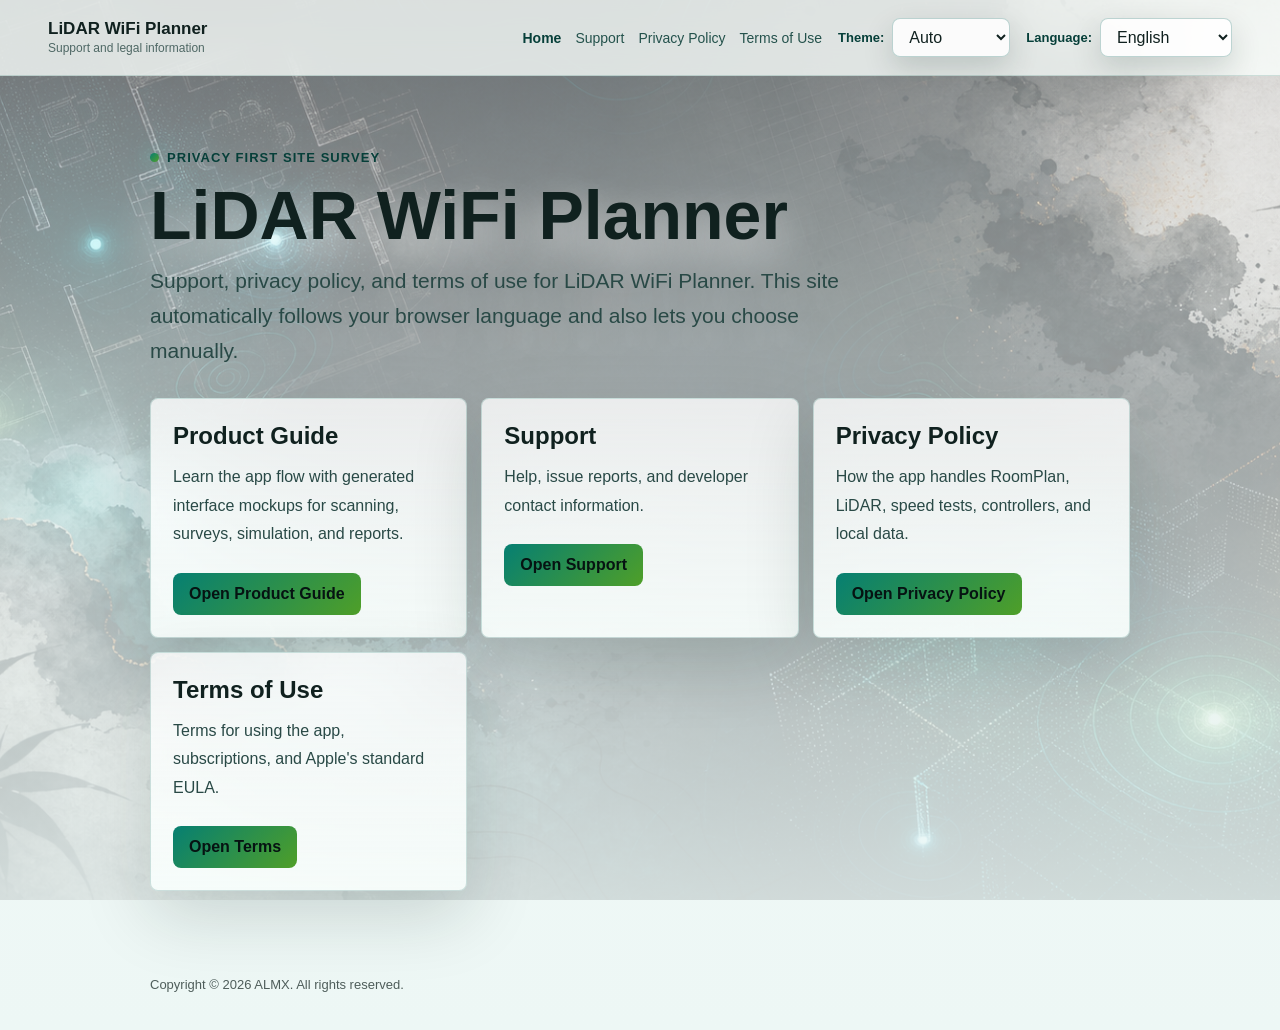
<file: index.html>
<!doctype html>
<html lang="zh-Hant">
<head>
  <meta charset="utf-8">
  <meta name="viewport" content="width=device-width, initial-scale=1">
  <meta name="color-scheme" content="dark light">
  <meta name="description" content="LiDAR WiFi Planner support, privacy policy, and terms of use.">
  <title>LiDAR WiFi Planner</title>
  <link rel="stylesheet" href="styles.css">
</head>
<body data-page="home">
  <header class="topbar" aria-label="Site header">
    <a class="brand" href="./">
      <strong>LiDAR WiFi Planner</strong>
      <span data-i18n="topline">Support and legal information</span>
    </a>
    <div class="topbar-controls">
      <nav class="navlinks" aria-label="Primary">
        <a href="./" data-nav="home" data-i18n="navHome">Home</a>
        <a href="support.html" data-nav="support" data-i18n="navSupport">Support</a>
        <a href="privacy.html" data-nav="privacy" data-i18n="navPrivacy">Privacy Policy</a>
        <a href="terms.html" data-nav="terms" data-i18n="navTerms">Terms of Use</a>
      </nav>
      <label class="theme-picker">
        <span class="theme-label" data-i18n="themeLabel">Theme:</span>
        <select id="themeSelect" aria-label="Theme">
          <option value="auto" data-i18n="themeAuto">Auto</option>
          <option value="light" data-i18n="themeLight">Light</option>
          <option value="dark" data-i18n="themeDark">Dark</option>
        </select>
      </label>
      <label class="language-picker">
        <span class="language-label">Language:</span>
        <select id="languageSelect" aria-label="Language">
          <option value="zh-Hant">繁體中文</option>
          <option value="en">English</option>
          <option value="ja">日本語</option>
          <option value="ko">한국어</option>
          <option value="zh-Hans">简体中文</option>
        </select>
      </label>
    </div>
  </header>

  <main>
    <div class="hero">
      <div class="eyebrow" data-i18n="eyebrow">Privacy first site survey</div>
      <h1 data-i18n="title">LiDAR WiFi Planner</h1>
      <p class="summary" data-i18n="summary">Support, privacy policy, and terms of use for LiDAR WiFi Planner.</p>
    </div>

    <div id="content"></div>
  </main>

  <footer class="footer">
    <span data-i18n="footer">Copyright © 2026 ALMX. All rights reserved.</span>
  </footer>

  <script src="site.js"></script>
</body>
</html>
</file>
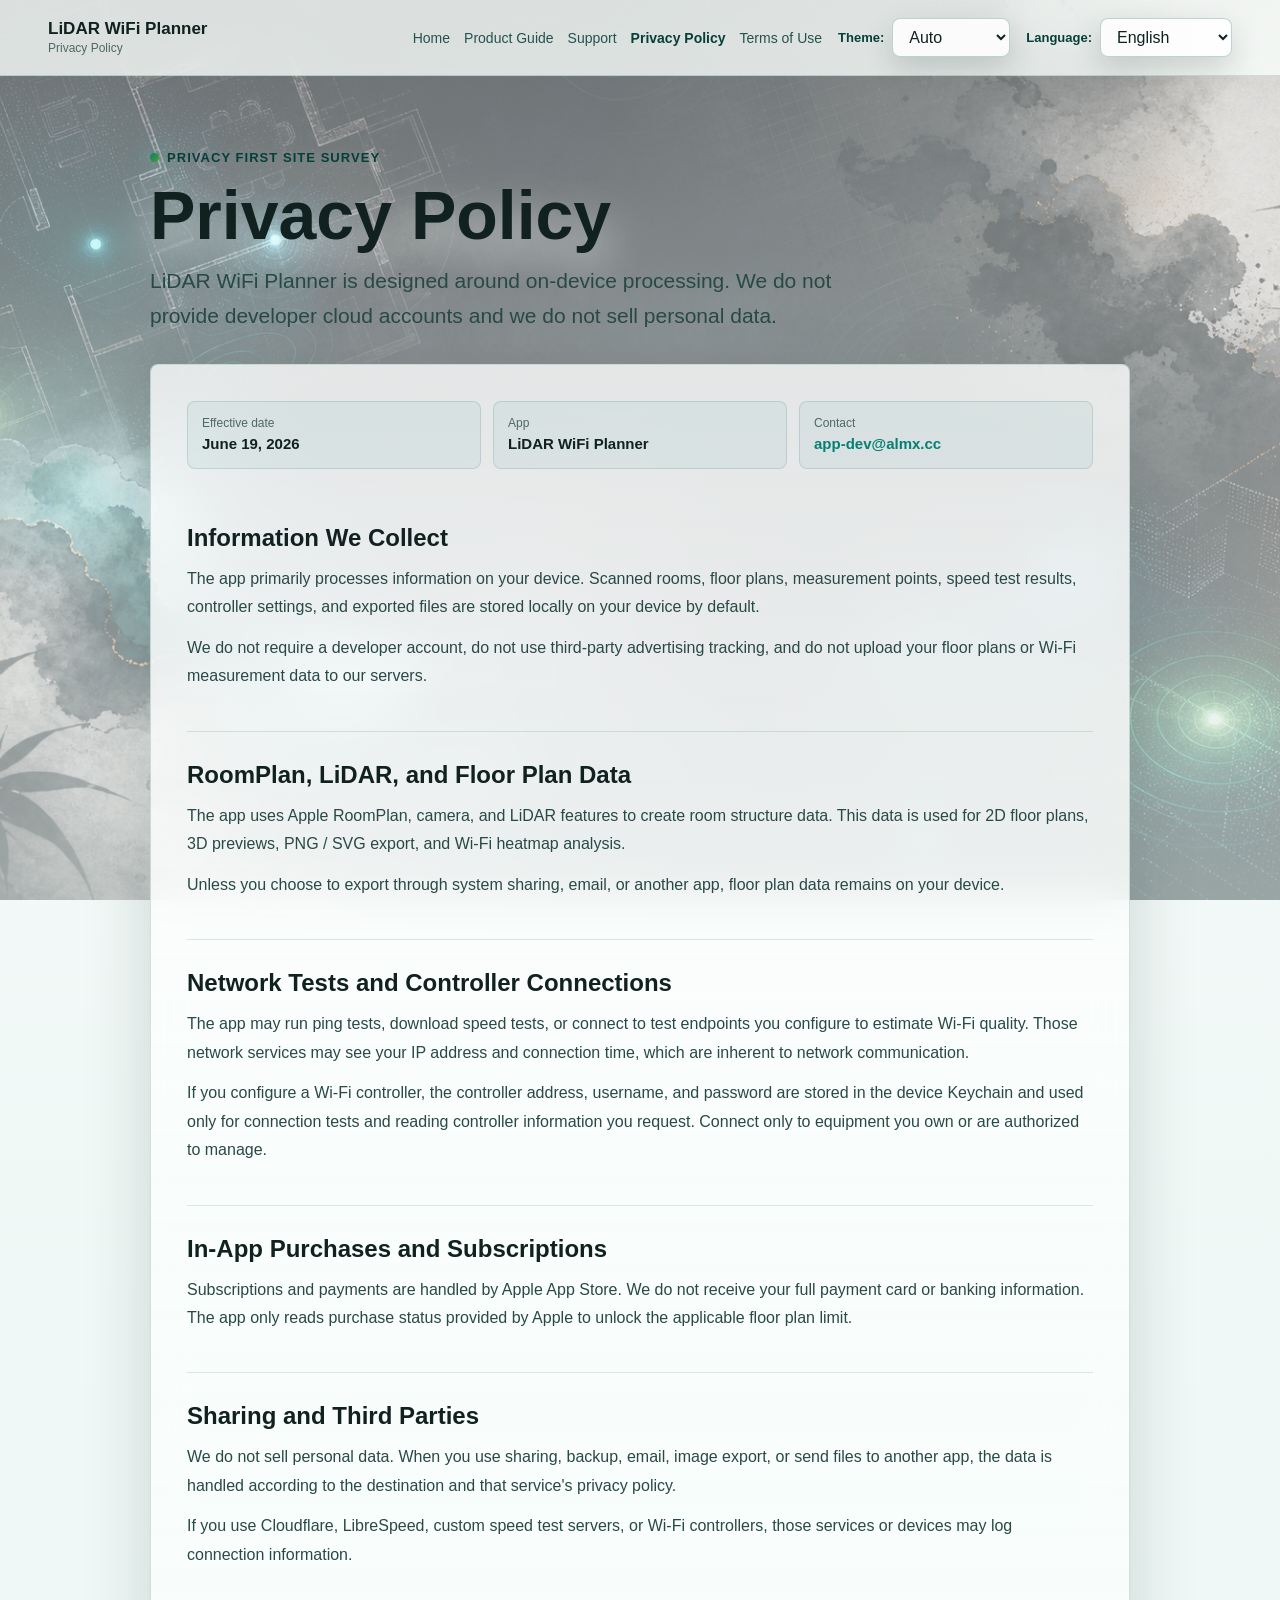
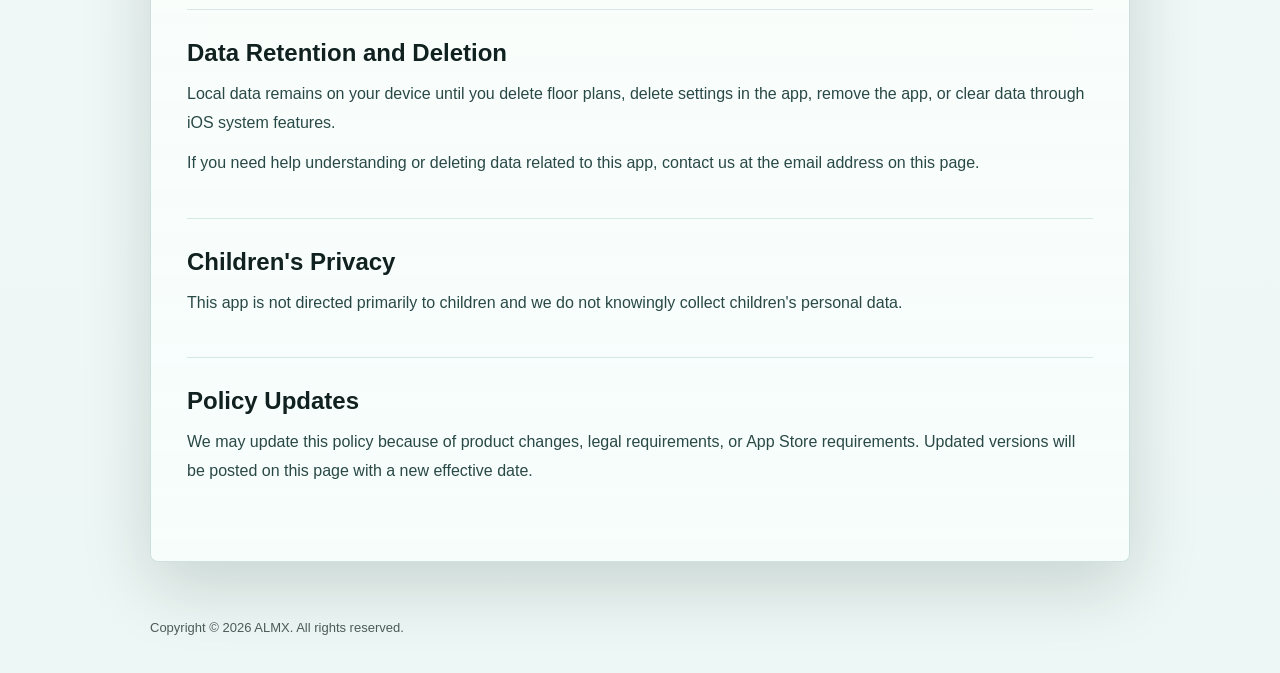
<file: privacy.html>
<!doctype html>
<html lang="zh-Hant">
<head>
  <meta charset="utf-8">
  <meta name="viewport" content="width=device-width, initial-scale=1">
  <meta name="color-scheme" content="dark light">
  <meta name="description" content="Privacy Policy for LiDAR WiFi Planner.">
  <title>LiDAR WiFi Planner Privacy Policy</title>
  <link rel="stylesheet" href="styles.css">
</head>
<body data-page="privacy">
  <header class="topbar" aria-label="Site header">
    <a class="brand" href="./">
      <strong>LiDAR WiFi Planner</strong>
      <span data-i18n="topline">Privacy Policy</span>
    </a>
    <div class="topbar-controls">
      <nav class="navlinks" aria-label="Primary">
        <a href="./" data-nav="home" data-i18n="navHome">Home</a>
        <a href="product.html" data-nav="product" data-i18n="navProduct">Product Guide</a>
        <a href="support.html" data-nav="support" data-i18n="navSupport">Support</a>
        <a href="privacy.html" data-nav="privacy" data-i18n="navPrivacy">Privacy Policy</a>
        <a href="terms.html" data-nav="terms" data-i18n="navTerms">Terms of Use</a>
      </nav>
      <label class="theme-picker">
        <span class="theme-label" data-i18n="themeLabel">Theme:</span>
        <select id="themeSelect" aria-label="Theme">
          <option value="auto" data-i18n="themeAuto">Auto</option>
          <option value="light" data-i18n="themeLight">Light</option>
          <option value="dark" data-i18n="themeDark">Dark</option>
        </select>
      </label>
      <label class="language-picker">
        <span class="language-label">Language:</span>
        <select id="languageSelect" aria-label="Language">
          <option value="zh-Hant">繁體中文</option>
          <option value="en">English</option>
          <option value="ja">日本語</option>
          <option value="ko">한국어</option>
          <option value="zh-Hans">简体中文</option>
        </select>
      </label>
    </div>
  </header>

  <main>
    <div class="hero">
      <div class="eyebrow" data-i18n="eyebrow">Privacy first site survey</div>
      <h1 data-i18n="title">Privacy Policy</h1>
      <p class="summary" data-i18n="summary">LiDAR WiFi Planner is designed around on-device processing.</p>
    </div>

    <article class="card" id="content">
      <div class="meta"><div><span>Effective date</span><strong>June 19, 2026</strong></div><div><span>App</span><strong>LiDAR WiFi Planner</strong></div><div><span>Contact</span><strong><a href="mailto:app-dev@almx.cc">app-dev@almx.cc</a></strong></div></div><section><h2>Information We Collect</h2><p>The app primarily processes information on your device. Scanned rooms, floor plans, measurement points, speed test results, controller settings, and exported files are stored locally on your device by default.</p><p>We do not require a developer account, do not use third-party advertising tracking, and do not upload your floor plans or Wi-Fi measurement data to our servers.</p></section><section><h2>RoomPlan, LiDAR, and Floor Plan Data</h2><p>The app uses Apple RoomPlan, camera, and LiDAR features to create room structure data. This data is used for 2D floor plans, 3D previews, PNG / SVG export, and Wi-Fi heatmap analysis.</p><p>Unless you choose to export through system sharing, email, or another app, floor plan data remains on your device.</p></section><section><h2>Network Tests and Controller Connections</h2><p>The app may run ping tests, download speed tests, or connect to test endpoints you configure to estimate Wi-Fi quality. Those network services may see your IP address and connection time, which are inherent to network communication.</p><p>If you configure a Wi-Fi controller, the controller address, username, and password are stored in the device Keychain and used only for connection tests and reading controller information you request. Connect only to equipment you own or are authorized to manage.</p></section><section><h2>In-App Purchases and Subscriptions</h2><p>Subscriptions and payments are handled by Apple App Store. We do not receive your full payment card or banking information. The app only reads purchase status provided by Apple to unlock the applicable floor plan limit.</p></section><section><h2>Sharing and Third Parties</h2><p>We do not sell personal data. When you use sharing, backup, email, image export, or send files to another app, the data is handled according to the destination and that service's privacy policy.</p><p>If you use Cloudflare, LibreSpeed, custom speed test servers, or Wi-Fi controllers, those services or devices may log connection information.</p></section><section><h2>Data Retention and Deletion</h2><p>Local data remains on your device until you delete floor plans, delete settings in the app, remove the app, or clear data through iOS system features.</p><p>If you need help understanding or deleting data related to this app, contact us at the email address on this page.</p></section><section><h2>Children's Privacy</h2><p>This app is not directed primarily to children and we do not knowingly collect children's personal data.</p></section><section><h2>Policy Updates</h2><p>We may update this policy because of product changes, legal requirements, or App Store requirements. Updated versions will be posted on this page with a new effective date.</p></section>
    </article>
  </main>

  <footer class="footer">
    <span data-i18n="footer">Copyright © 2026 ALMX. All rights reserved.</span>
  </footer>

  <script src="site.js"></script>
</body>
</html>
</file>
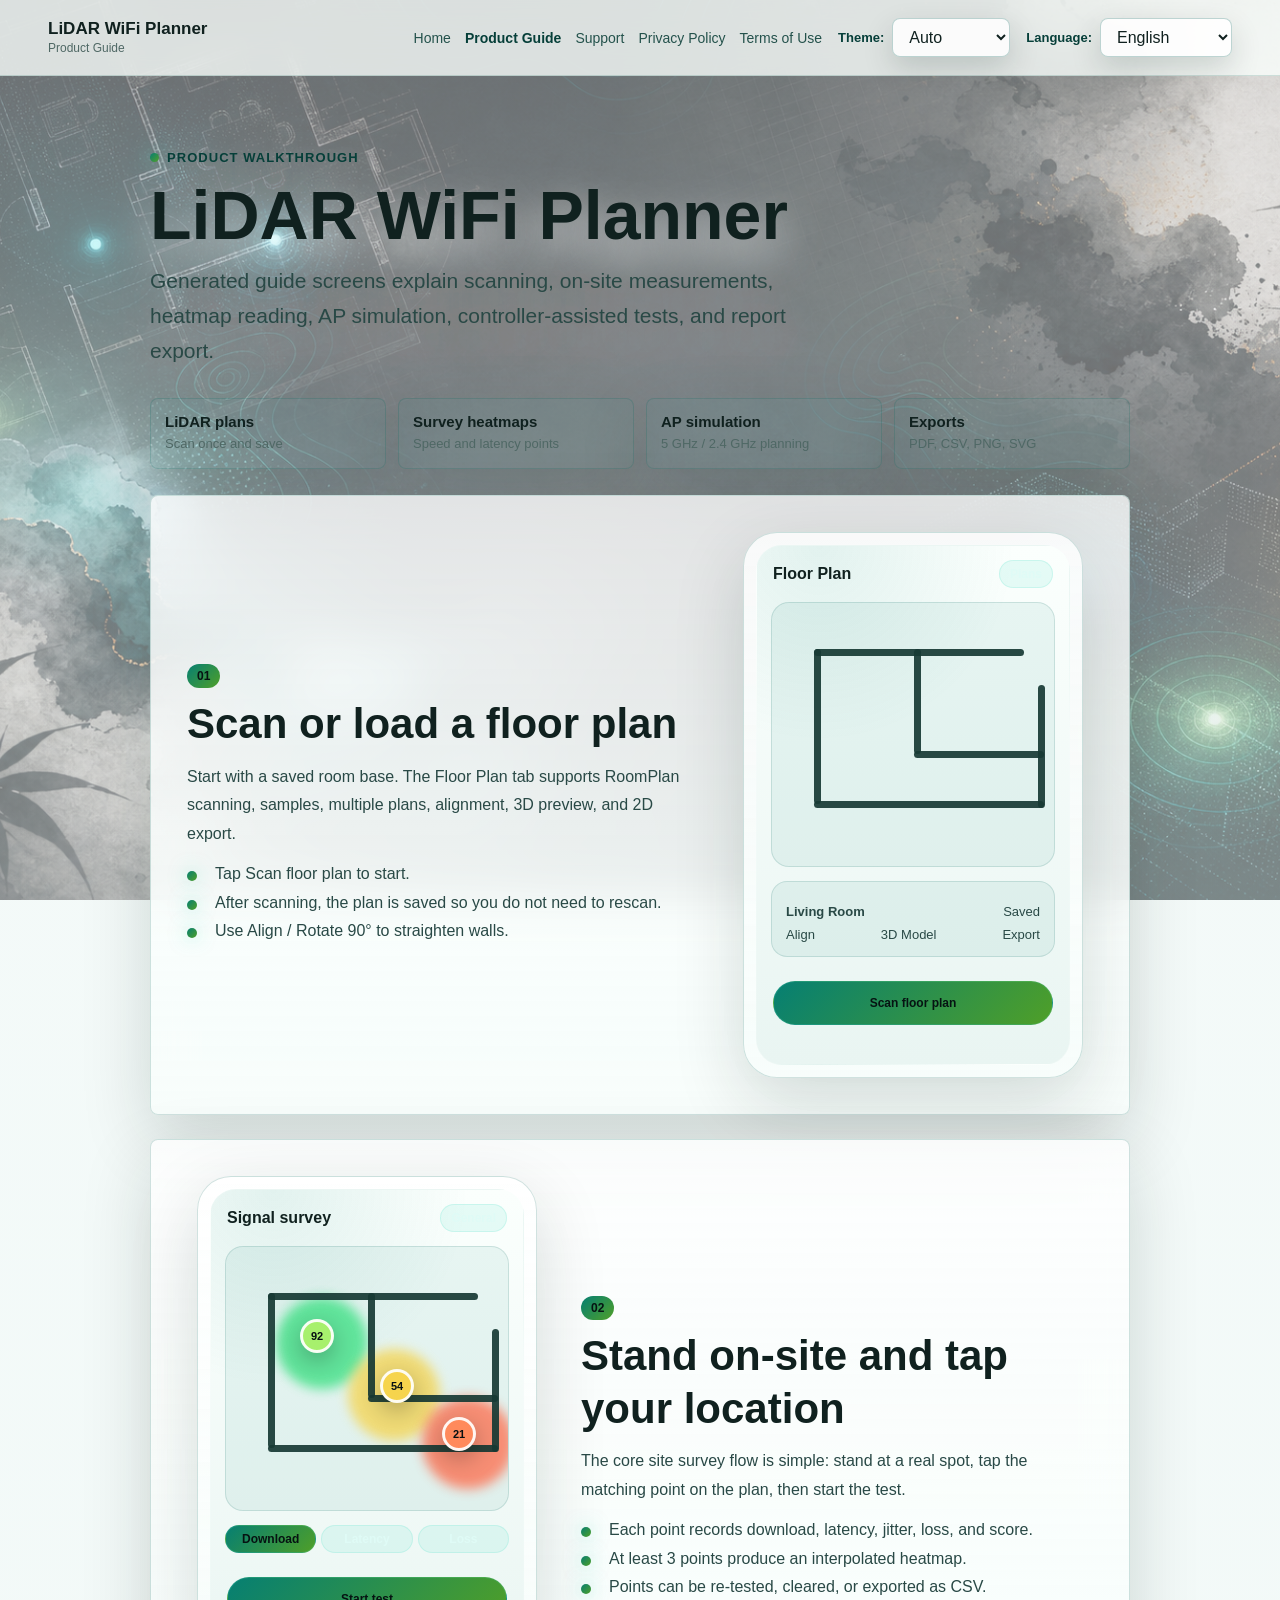
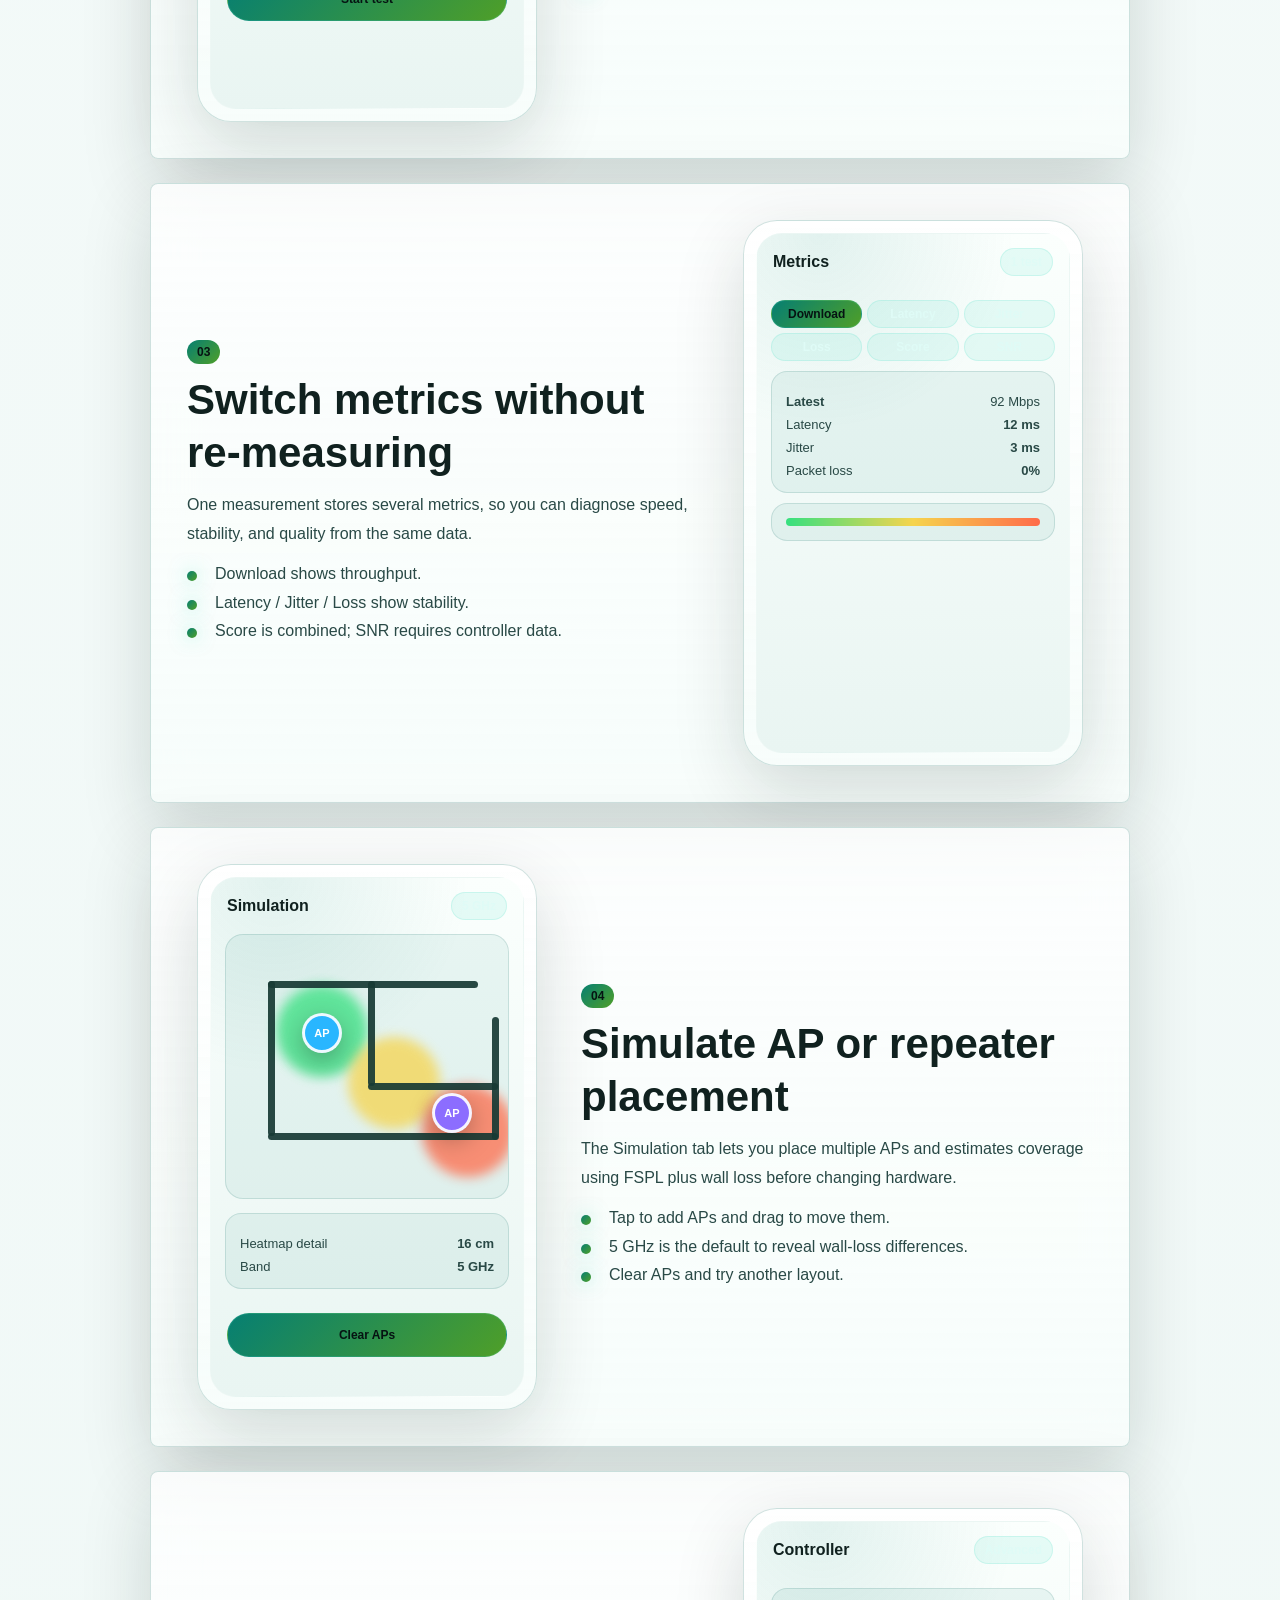
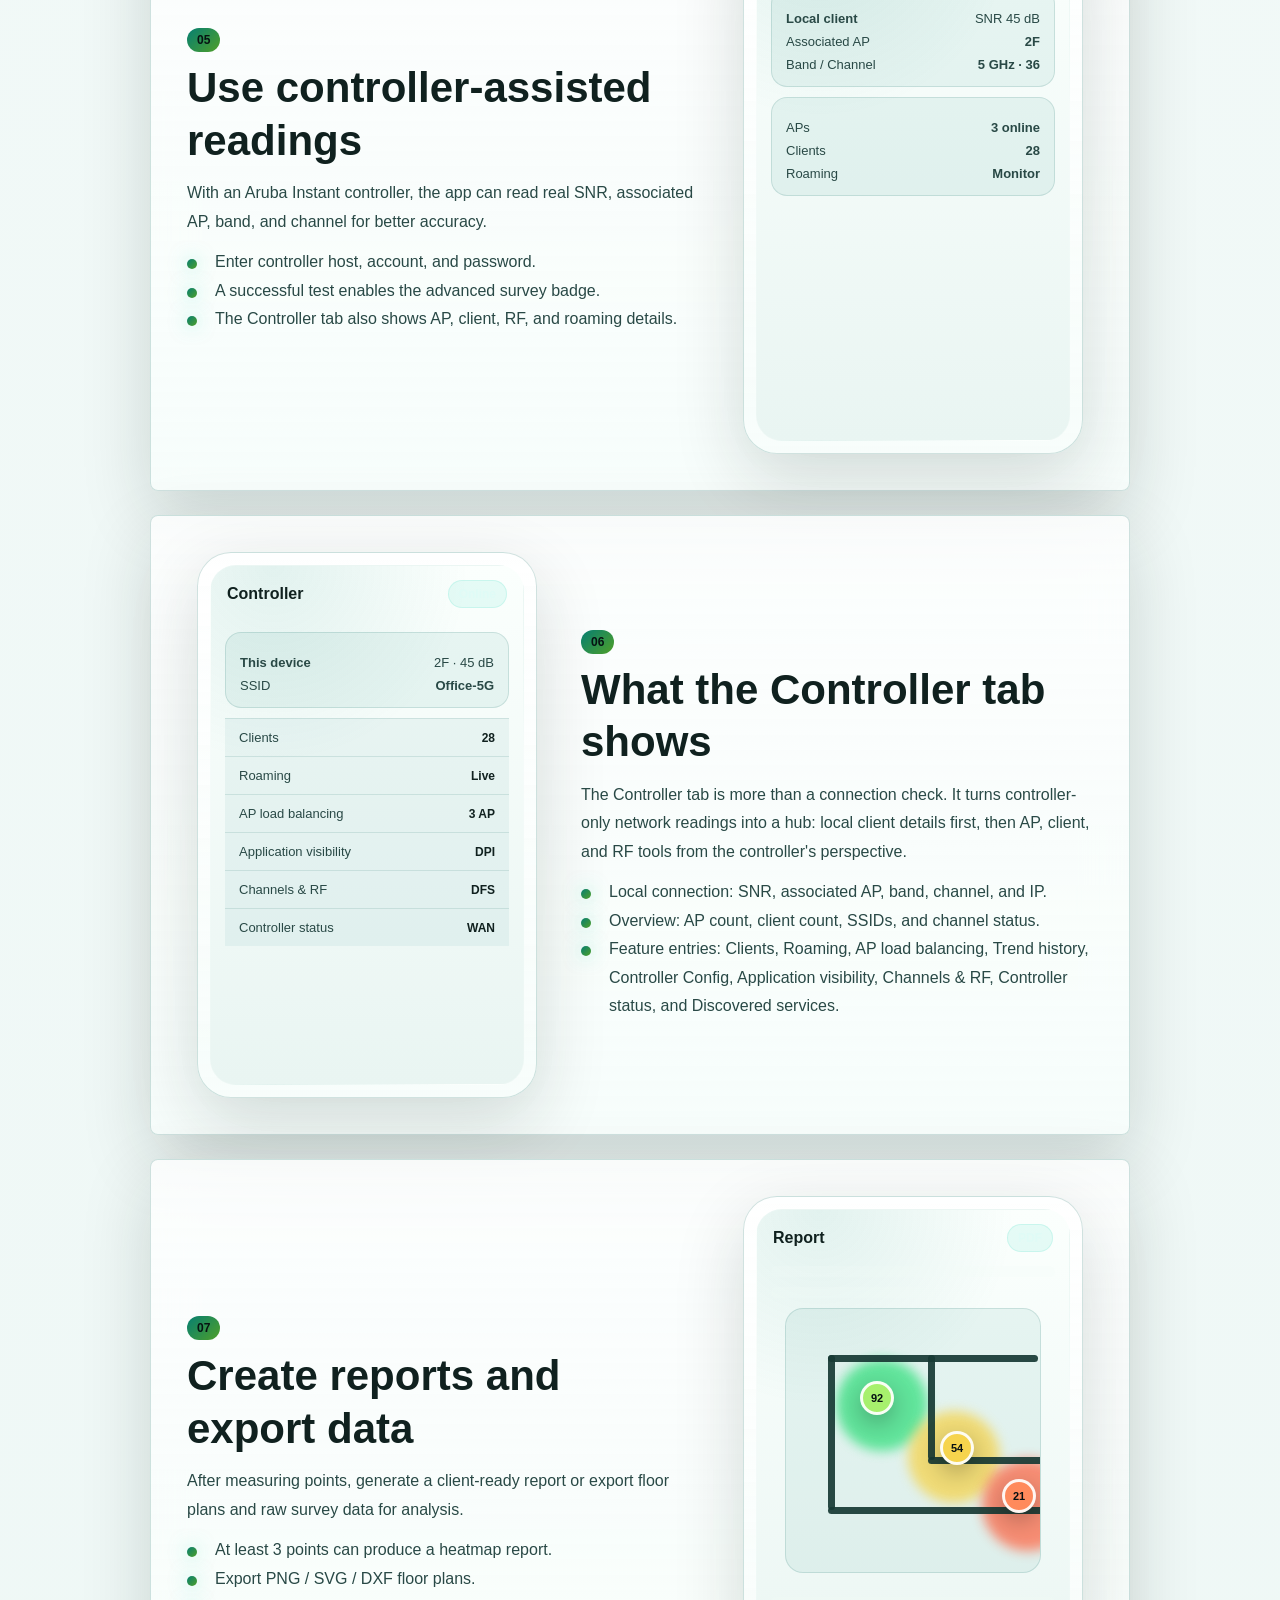
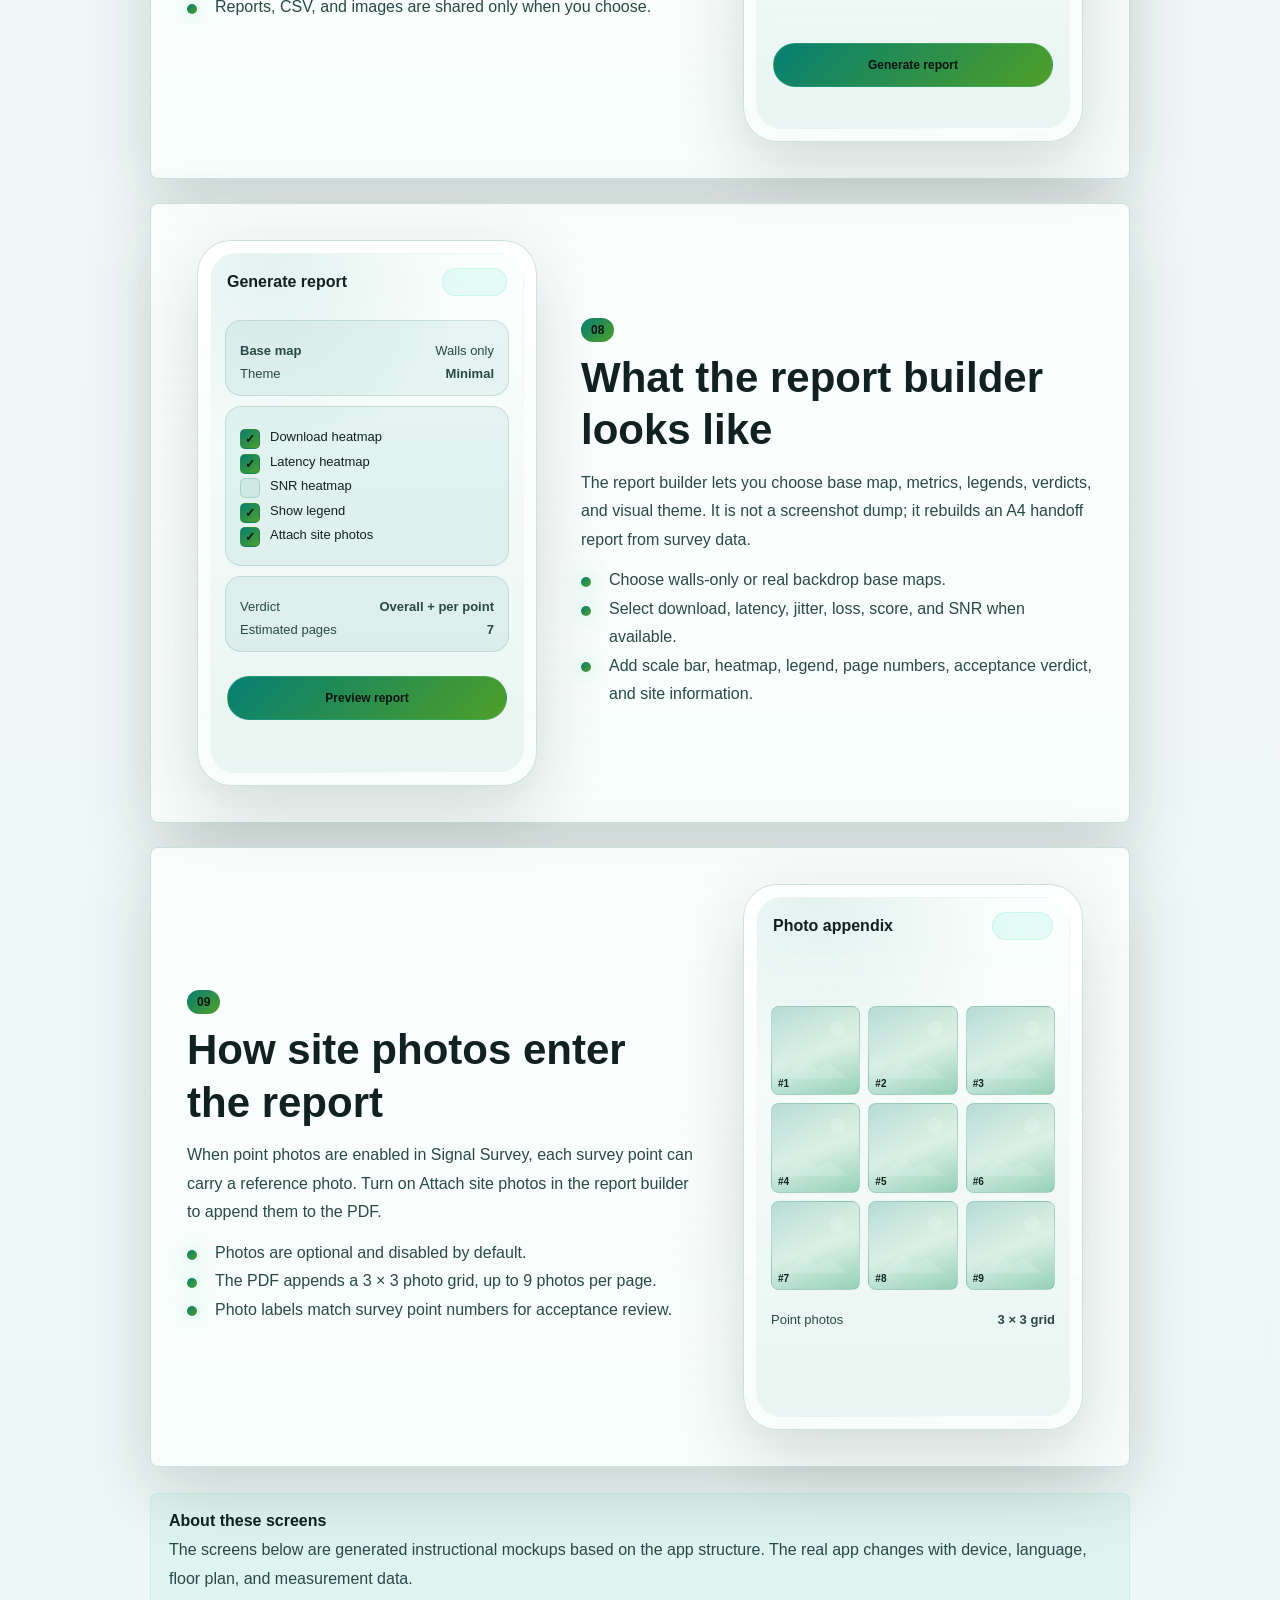
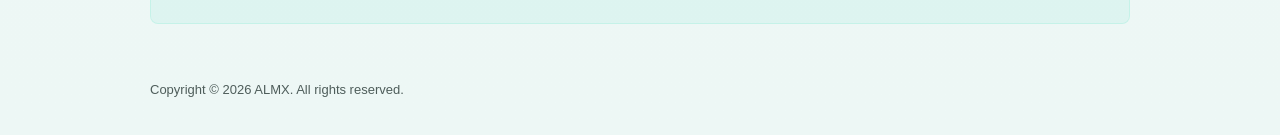
<file: product.html>
<!doctype html>
<html lang="zh-Hant">
<head>
  <meta charset="utf-8">
  <meta name="viewport" content="width=device-width, initial-scale=1">
  <meta name="color-scheme" content="dark light">
  <meta name="description" content="LiDAR WiFi Planner product guide and generated walkthrough screens.">
  <title>LiDAR WiFi Planner Product Guide</title>
  <link rel="stylesheet" href="styles.css">
</head>
<body data-page="product">
  <header class="topbar" aria-label="Site header">
    <a class="brand" href="./">
      <strong>LiDAR WiFi Planner</strong>
      <span data-i18n="topline">Product Guide</span>
    </a>
    <div class="topbar-controls">
      <nav class="navlinks" aria-label="Primary">
        <a href="./" data-nav="home" data-i18n="navHome">Home</a>
        <a href="product.html" data-nav="product" data-i18n="navProduct">Product Guide</a>
        <a href="support.html" data-nav="support" data-i18n="navSupport">Support</a>
        <a href="privacy.html" data-nav="privacy" data-i18n="navPrivacy">Privacy Policy</a>
        <a href="terms.html" data-nav="terms" data-i18n="navTerms">Terms of Use</a>
      </nav>
      <label class="theme-picker">
        <span class="theme-label" data-i18n="themeLabel">Theme:</span>
        <select id="themeSelect" aria-label="Theme">
          <option value="auto" data-i18n="themeAuto">Auto</option>
          <option value="light" data-i18n="themeLight">Light</option>
          <option value="dark" data-i18n="themeDark">Dark</option>
        </select>
      </label>
      <label class="language-picker">
        <span class="language-label">Language:</span>
        <select id="languageSelect" aria-label="Language">
          <option value="zh-Hant">繁體中文</option>
          <option value="en">English</option>
          <option value="ja">日本語</option>
          <option value="ko">한국어</option>
          <option value="zh-Hans">简体中文</option>
        </select>
      </label>
    </div>
  </header>

  <main>
    <div class="hero product-hero">
      <div class="eyebrow" data-i18n="eyebrow">Product walkthrough</div>
      <h1 data-i18n="title">LiDAR WiFi Planner</h1>
      <p class="summary" data-i18n="summary">Generated guide screens show how to scan, measure, simulate, and report Wi-Fi coverage.</p>
    </div>

    <div id="content"></div>
  </main>

  <footer class="footer">
    <span data-i18n="footer">Copyright © 2026 ALMX. All rights reserved.</span>
  </footer>

  <script src="product.js"></script>
</body>
</html>
</file>
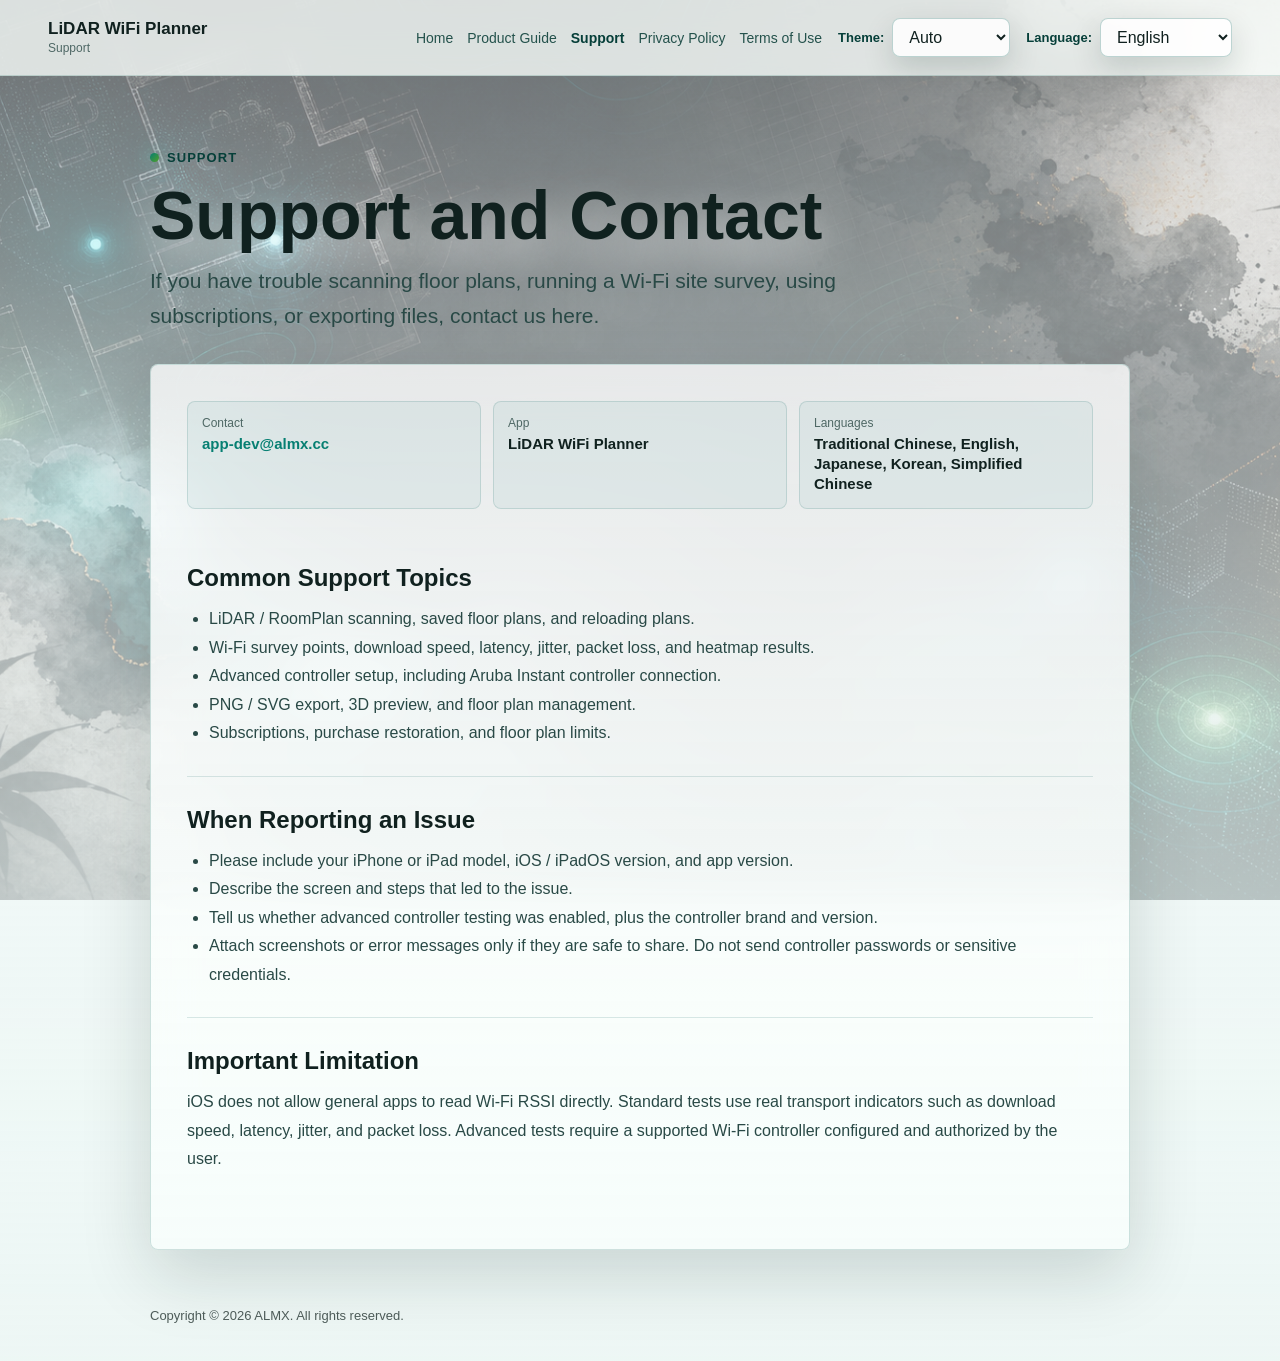
<file: support.html>
<!doctype html>
<html lang="zh-Hant">
<head>
  <meta charset="utf-8">
  <meta name="viewport" content="width=device-width, initial-scale=1">
  <meta name="color-scheme" content="dark light">
  <meta name="description" content="Support for LiDAR WiFi Planner.">
  <title>LiDAR WiFi Planner Support</title>
  <link rel="stylesheet" href="styles.css">
</head>
<body data-page="support">
  <header class="topbar" aria-label="Site header">
    <a class="brand" href="./">
      <strong>LiDAR WiFi Planner</strong>
      <span data-i18n="topline">Support</span>
    </a>
    <div class="topbar-controls">
      <nav class="navlinks" aria-label="Primary">
        <a href="./" data-nav="home" data-i18n="navHome">Home</a>
        <a href="product.html" data-nav="product" data-i18n="navProduct">Product Guide</a>
        <a href="support.html" data-nav="support" data-i18n="navSupport">Support</a>
        <a href="privacy.html" data-nav="privacy" data-i18n="navPrivacy">Privacy Policy</a>
        <a href="terms.html" data-nav="terms" data-i18n="navTerms">Terms of Use</a>
      </nav>
      <label class="theme-picker">
        <span class="theme-label" data-i18n="themeLabel">Theme:</span>
        <select id="themeSelect" aria-label="Theme">
          <option value="auto" data-i18n="themeAuto">Auto</option>
          <option value="light" data-i18n="themeLight">Light</option>
          <option value="dark" data-i18n="themeDark">Dark</option>
        </select>
      </label>
      <label class="language-picker">
        <span class="language-label">Language:</span>
        <select id="languageSelect" aria-label="Language">
          <option value="zh-Hant">繁體中文</option>
          <option value="en">English</option>
          <option value="ja">日本語</option>
          <option value="ko">한국어</option>
          <option value="zh-Hans">简体中文</option>
        </select>
      </label>
    </div>
  </header>

  <main>
    <div class="hero">
      <div class="eyebrow" data-i18n="eyebrow">Support</div>
      <h1 data-i18n="title">Support</h1>
      <p class="summary" data-i18n="summary">Contact and troubleshooting information for LiDAR WiFi Planner.</p>
    </div>

    <article class="card" id="content">
      <div class="meta"><div><span>Contact</span><strong><a href="mailto:app-dev@almx.cc">app-dev@almx.cc</a></strong></div><div><span>App</span><strong>LiDAR WiFi Planner</strong></div><div><span>Languages</span><strong>Traditional Chinese, English, Japanese, Korean, Simplified Chinese</strong></div></div><section><h2>Common Support Topics</h2><ul><li>LiDAR / RoomPlan scanning, saved floor plans, and reloading plans.</li><li>Wi-Fi survey points, download speed, latency, jitter, packet loss, and heatmap results.</li><li>Advanced controller setup, including Aruba Instant controller connection.</li><li>PNG / SVG export, 3D preview, and floor plan management.</li><li>Subscriptions, purchase restoration, and floor plan limits.</li></ul></section><section><h2>When Reporting an Issue</h2><ul><li>Please include your iPhone or iPad model, iOS / iPadOS version, and app version.</li><li>Describe the screen and steps that led to the issue.</li><li>Tell us whether advanced controller testing was enabled, plus the controller brand and version.</li><li>Attach screenshots or error messages only if they are safe to share. Do not send controller passwords or sensitive credentials.</li></ul></section><section><h2>Important Limitation</h2><p>iOS does not allow general apps to read Wi-Fi RSSI directly. Standard tests use real transport indicators such as download speed, latency, jitter, and packet loss. Advanced tests require a supported Wi-Fi controller configured and authorized by the user.</p></section>
    </article>
  </main>

  <footer class="footer">
    <span data-i18n="footer">Copyright © 2026 ALMX. All rights reserved.</span>
  </footer>

  <script src="site.js"></script>
</body>
</html>
</file>
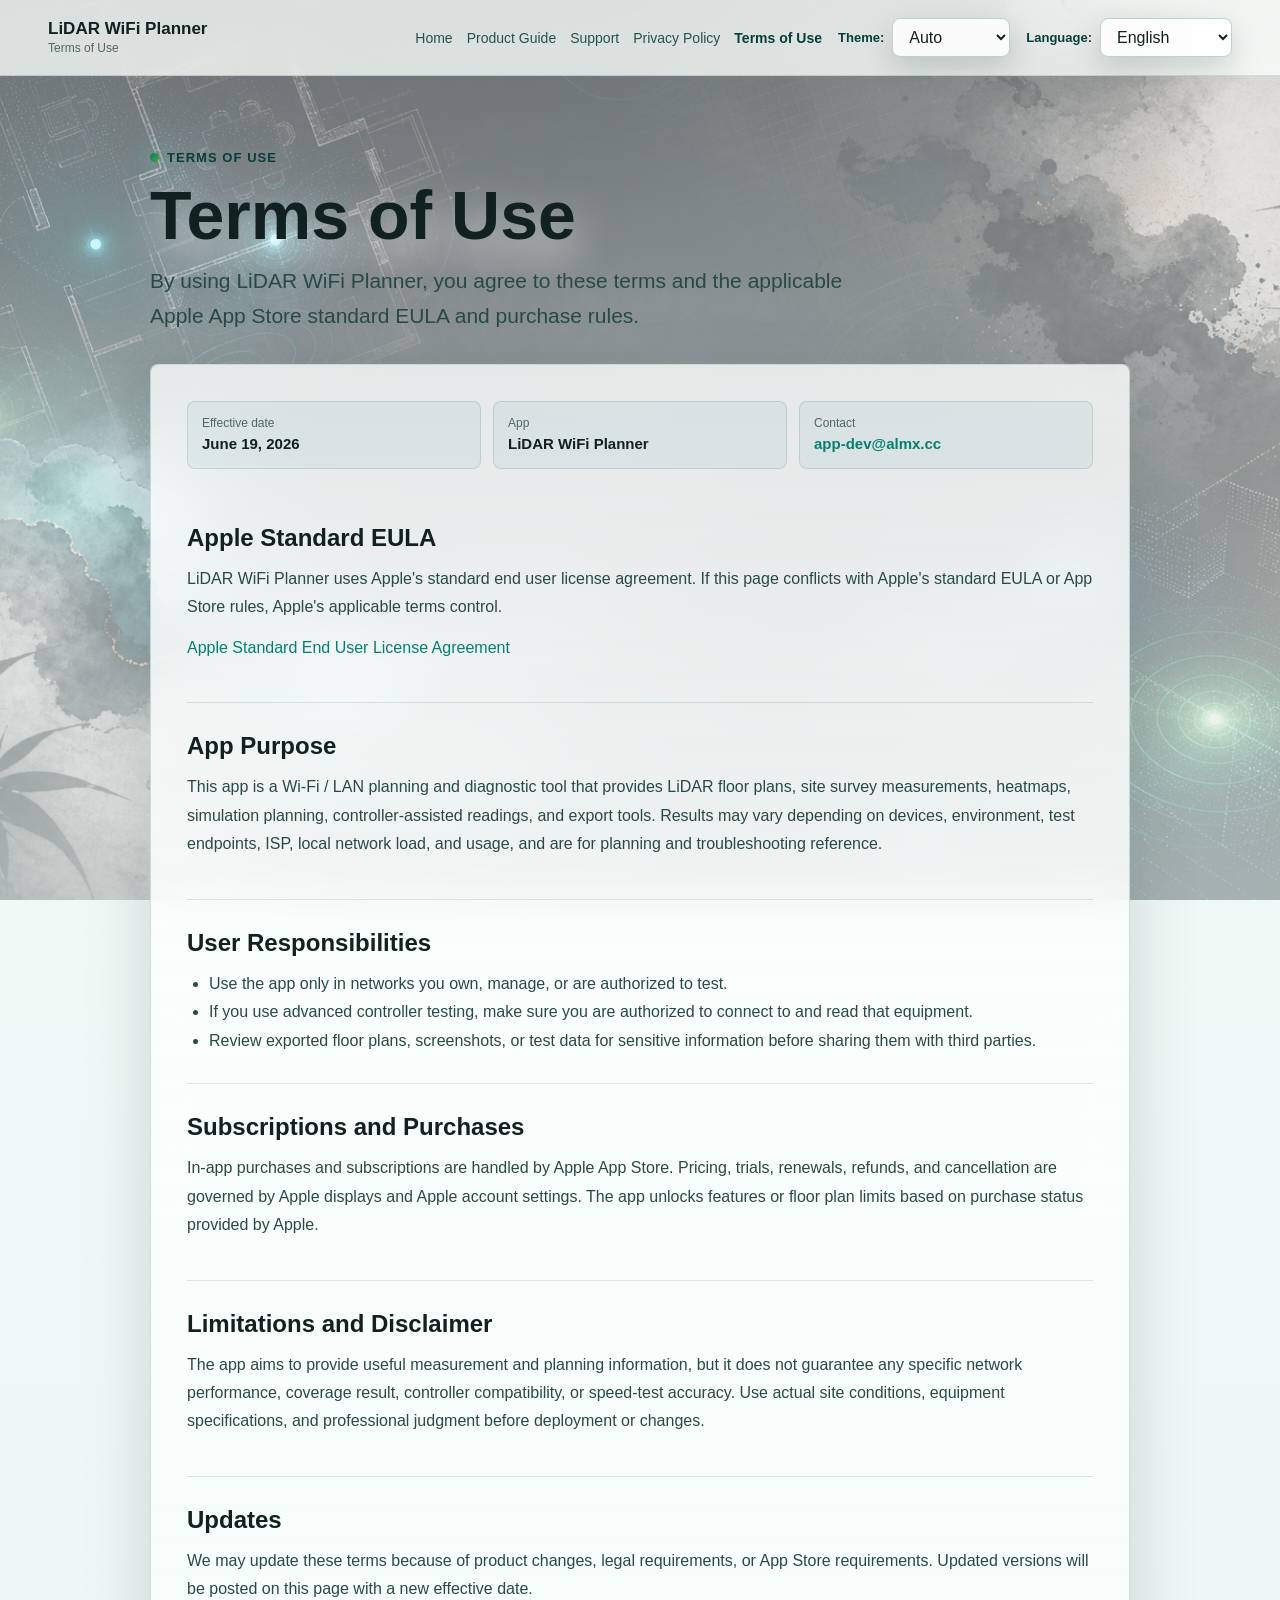
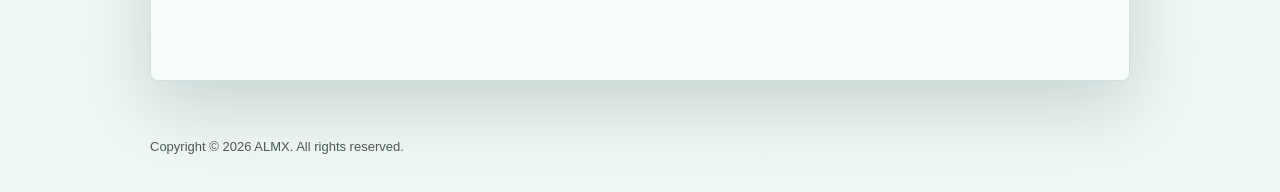
<file: terms.html>
<!doctype html>
<html lang="zh-Hant">
<head>
  <meta charset="utf-8">
  <meta name="viewport" content="width=device-width, initial-scale=1">
  <meta name="color-scheme" content="dark light">
  <meta name="description" content="Terms of Use for LiDAR WiFi Planner.">
  <title>LiDAR WiFi Planner Terms of Use</title>
  <link rel="stylesheet" href="styles.css">
</head>
<body data-page="terms">
  <header class="topbar" aria-label="Site header">
    <a class="brand" href="./">
      <strong>LiDAR WiFi Planner</strong>
      <span data-i18n="topline">Terms of Use</span>
    </a>
    <div class="topbar-controls">
      <nav class="navlinks" aria-label="Primary">
        <a href="./" data-nav="home" data-i18n="navHome">Home</a>
        <a href="product.html" data-nav="product" data-i18n="navProduct">Product Guide</a>
        <a href="support.html" data-nav="support" data-i18n="navSupport">Support</a>
        <a href="privacy.html" data-nav="privacy" data-i18n="navPrivacy">Privacy Policy</a>
        <a href="terms.html" data-nav="terms" data-i18n="navTerms">Terms of Use</a>
      </nav>
      <label class="theme-picker">
        <span class="theme-label" data-i18n="themeLabel">Theme:</span>
        <select id="themeSelect" aria-label="Theme">
          <option value="auto" data-i18n="themeAuto">Auto</option>
          <option value="light" data-i18n="themeLight">Light</option>
          <option value="dark" data-i18n="themeDark">Dark</option>
        </select>
      </label>
      <label class="language-picker">
        <span class="language-label">Language:</span>
        <select id="languageSelect" aria-label="Language">
          <option value="zh-Hant">繁體中文</option>
          <option value="en">English</option>
          <option value="ja">日本語</option>
          <option value="ko">한국어</option>
          <option value="zh-Hans">简体中文</option>
        </select>
      </label>
    </div>
  </header>

  <main>
    <div class="hero">
      <div class="eyebrow" data-i18n="eyebrow">Terms of Use</div>
      <h1 data-i18n="title">Terms of Use</h1>
      <p class="summary" data-i18n="summary">Terms for using LiDAR WiFi Planner.</p>
    </div>

    <article class="card" id="content">
      <div class="meta"><div><span>Effective date</span><strong>June 19, 2026</strong></div><div><span>App</span><strong>LiDAR WiFi Planner</strong></div><div><span>Contact</span><strong><a href="mailto:app-dev@almx.cc">app-dev@almx.cc</a></strong></div></div><section><h2>Apple Standard EULA</h2><p>LiDAR WiFi Planner uses Apple's standard end user license agreement. If this page conflicts with Apple's standard EULA or App Store rules, Apple's applicable terms control.</p><p><a href="https://www.apple.com/legal/internet-services/itunes/dev/stdeula/">Apple Standard End User License Agreement</a></p></section><section><h2>App Purpose</h2><p>This app is a Wi-Fi / LAN planning and diagnostic tool that provides LiDAR floor plans, site survey measurements, heatmaps, simulation planning, controller-assisted readings, and export tools. Results may vary depending on devices, environment, test endpoints, ISP, local network load, and usage, and are for planning and troubleshooting reference.</p></section><section><h2>User Responsibilities</h2><ul><li>Use the app only in networks you own, manage, or are authorized to test.</li><li>If you use advanced controller testing, make sure you are authorized to connect to and read that equipment.</li><li>Review exported floor plans, screenshots, or test data for sensitive information before sharing them with third parties.</li></ul></section><section><h2>Subscriptions and Purchases</h2><p>In-app purchases and subscriptions are handled by Apple App Store. Pricing, trials, renewals, refunds, and cancellation are governed by Apple displays and Apple account settings. The app unlocks features or floor plan limits based on purchase status provided by Apple.</p></section><section><h2>Limitations and Disclaimer</h2><p>The app aims to provide useful measurement and planning information, but it does not guarantee any specific network performance, coverage result, controller compatibility, or speed-test accuracy. Use actual site conditions, equipment specifications, and professional judgment before deployment or changes.</p></section><section><h2>Updates</h2><p>We may update these terms because of product changes, legal requirements, or App Store requirements. Updated versions will be posted on this page with a new effective date.</p></section>
    </article>
  </main>

  <footer class="footer">
    <span data-i18n="footer">Copyright © 2026 ALMX. All rights reserved.</span>
  </footer>

  <script src="site.js"></script>
</body>
</html>
</file>
<file: styles.css>
:root {
  --bg: #071012;
  --panel: rgba(9, 20, 24, 0.78);
  --panel-strong: rgba(9, 20, 24, 0.92);
  --border: rgba(181, 232, 224, 0.18);
  --text: #eef8f6;
  --muted: #a8bfbc;
  --accent: #58e0c5;
  --accent-2: #a7f06d;
  --shadow: rgba(0, 0, 0, 0.35);
  --max: 980px;
  color-scheme: dark light;
  font-family: -apple-system, BlinkMacSystemFont, "SF Pro Text", "Segoe UI", sans-serif;
}

* {
  box-sizing: border-box;
}

html {
  min-height: 100%;
  background: var(--bg);
}

body {
  min-height: 100%;
  margin: 0;
  color: var(--text);
  background:
    linear-gradient(180deg, rgba(4, 10, 12, 0.2), rgba(4, 10, 12, 0.88)),
    url("assets/privacy-bg-ink-wifi.png") center top / cover no-repeat fixed,
    var(--bg);
  letter-spacing: 0;
}

body::before {
  position: fixed;
  inset: 0;
  z-index: -1;
  content: "";
  background:
    radial-gradient(circle at 16% 10%, rgba(88, 224, 197, 0.2), transparent 34%),
    radial-gradient(circle at 86% 8%, rgba(167, 240, 109, 0.13), transparent 30%),
    linear-gradient(90deg, rgba(3, 9, 12, 0.9), rgba(3, 9, 12, 0.42) 42%, rgba(3, 9, 12, 0.86));
  pointer-events: none;
}

a {
  color: var(--accent);
  text-decoration: none;
}

a:hover {
  text-decoration: underline;
}

.sr-only {
  position: absolute;
  width: 1px;
  height: 1px;
  padding: 0;
  margin: -1px;
  overflow: hidden;
  clip: rect(0, 0, 0, 0);
  white-space: nowrap;
  border: 0;
}

.topbar {
  position: sticky;
  top: 0;
  z-index: 2;
  display: flex;
  align-items: center;
  justify-content: space-between;
  gap: 18px;
  padding: 18px clamp(18px, 4vw, 48px);
  background: rgba(4, 10, 12, 0.62);
  border-bottom: 1px solid rgba(181, 232, 224, 0.12);
  backdrop-filter: blur(18px);
}

.brand {
  display: flex;
  flex-direction: column;
  gap: 2px;
  min-width: 0;
}

.brand strong {
  color: var(--text);
  font-size: 17px;
  line-height: 1.2;
  white-space: nowrap;
}

.brand span {
  color: var(--muted);
  font-size: 12px;
  line-height: 1.3;
}

.topbar-controls {
  display: flex;
  align-items: center;
  justify-content: flex-end;
  gap: 16px;
}

.navlinks {
  display: flex;
  flex-wrap: wrap;
  justify-content: flex-end;
  gap: 10px 14px;
  font-size: 14px;
}

.navlinks a {
  color: #d8f4ef;
}

.navlinks a[aria-current="page"] {
  color: #ffffff;
  font-weight: 700;
}

.language-picker,
.theme-picker {
  display: inline-flex;
  align-items: center;
  gap: 8px;
}

.language-label,
.theme-label {
  color: #dcfff7;
  font-size: 13px;
  font-weight: 700;
  line-height: 1;
  white-space: nowrap;
}

select {
  min-width: 118px;
  color: var(--text);
  background: rgba(8, 23, 27, 0.78);
  border: 1px solid rgba(181, 232, 224, 0.28);
  border-radius: 8px;
  padding: 9px 34px 9px 12px;
  font: inherit;
  box-shadow: 0 12px 30px var(--shadow);
}

main {
  width: min(var(--max), calc(100% - 32px));
  margin: 0 auto;
  padding: 72px 0 56px;
}

.hero {
  max-width: 760px;
  margin-bottom: 30px;
  text-shadow: 0 18px 44px rgba(0, 0, 0, 0.55);
}

.eyebrow {
  display: inline-flex;
  align-items: center;
  gap: 8px;
  margin-bottom: 16px;
  color: #dcfff7;
  font-size: 13px;
  font-weight: 700;
  letter-spacing: 0.08em;
  text-transform: uppercase;
}

.eyebrow::before {
  width: 9px;
  height: 9px;
  border-radius: 999px;
  background: linear-gradient(135deg, var(--accent), var(--accent-2));
  box-shadow: 0 0 20px rgba(88, 224, 197, 0.75);
  content: "";
}

h1 {
  margin: 0 0 14px;
  font-size: clamp(34px, 6vw, 68px);
  line-height: 1.02;
  letter-spacing: 0;
}

.summary {
  max-width: 700px;
  margin: 0;
  color: #d1e6e2;
  font-size: clamp(17px, 2vw, 21px);
  line-height: 1.65;
}

.card,
.link-card {
  background: linear-gradient(180deg, var(--panel), var(--panel-strong));
  border: 1px solid var(--border);
  border-radius: 8px;
  box-shadow: 0 24px 70px var(--shadow);
  backdrop-filter: blur(22px);
}

.card {
  padding: clamp(22px, 4vw, 36px);
}

.link-grid {
  display: grid;
  grid-template-columns: repeat(3, minmax(0, 1fr));
  gap: 14px;
  margin: 0 0 28px;
}

.link-card {
  display: block;
  min-height: 188px;
  padding: 22px;
}

.link-card h2 {
  margin-top: 0;
}

.button {
  display: inline-flex;
  align-items: center;
  justify-content: center;
  min-height: 42px;
  margin-top: 12px;
  padding: 0 16px;
  color: #061312;
  background: linear-gradient(135deg, var(--accent), var(--accent-2));
  border-radius: 8px;
  font-weight: 800;
}

.button:hover {
  color: #061312;
  text-decoration: none;
}

.product-flow {
  display: grid;
  gap: 24px;
}

.feature-strip {
  display: grid;
  grid-template-columns: repeat(4, minmax(0, 1fr));
  gap: 12px;
  margin-bottom: 26px;
}

.feature-pill {
  padding: 14px;
  background: rgba(255, 255, 255, 0.055);
  border: 1px solid rgba(181, 232, 224, 0.14);
  border-radius: 8px;
}

.feature-pill strong {
  display: block;
  margin-bottom: 4px;
  font-size: 15px;
}

.feature-pill span {
  color: var(--muted);
  font-size: 13px;
  line-height: 1.45;
}

.guide-step {
  display: grid;
  grid-template-columns: minmax(0, 1fr) minmax(260px, 360px);
  gap: clamp(18px, 4vw, 34px);
  align-items: center;
}

.guide-step:nth-child(even) {
  grid-template-columns: minmax(260px, 360px) minmax(0, 1fr);
}

.guide-step:nth-child(even) .step-copy {
  order: 2;
}

.step-copy {
  min-width: 0;
}

.step-kicker {
  display: inline-flex;
  margin-bottom: 10px;
  padding: 5px 10px;
  color: #061312;
  background: linear-gradient(135deg, var(--accent), var(--accent-2));
  border-radius: 999px;
  font-size: 12px;
  font-weight: 900;
}

.step-copy h2 {
  font-size: clamp(26px, 4vw, 42px);
}

.step-list {
  padding-left: 0;
  list-style: none;
}

.step-list li {
  position: relative;
  padding-left: 28px;
}

.step-list li::before {
  position: absolute;
  left: 0;
  top: 0.68em;
  width: 10px;
  height: 10px;
  border-radius: 999px;
  background: linear-gradient(135deg, var(--accent), var(--accent-2));
  box-shadow: 0 0 18px rgba(88, 224, 197, 0.55);
  content: "";
}

.phone-mock {
  width: min(100%, 340px);
  margin: 0 auto;
  padding: 12px;
  background: linear-gradient(180deg, rgba(255, 255, 255, 0.22), rgba(255, 255, 255, 0.06));
  border: 1px solid rgba(181, 232, 224, 0.25);
  border-radius: 34px;
  box-shadow: 0 30px 70px rgba(0, 0, 0, 0.38);
}

.phone-screen {
  min-height: 520px;
  overflow: hidden;
  background:
    radial-gradient(circle at 20% 0%, rgba(88, 224, 197, 0.18), transparent 34%),
    linear-gradient(180deg, #111f24, #071012);
  border-radius: 26px;
  border: 1px solid rgba(255, 255, 255, 0.08);
  color: #eef8f6;
}

.mock-header,
.mock-footer {
  display: flex;
  align-items: center;
  justify-content: space-between;
  gap: 10px;
  padding: 14px 16px;
}

.mock-title {
  font-weight: 900;
}

.mock-chip,
.mock-tab,
.mock-button {
  display: inline-flex;
  align-items: center;
  justify-content: center;
  min-height: 28px;
  padding: 0 10px;
  background: rgba(88, 224, 197, 0.13);
  border: 1px solid rgba(88, 224, 197, 0.2);
  border-radius: 999px;
  color: #dffbf6;
  font-size: 12px;
  font-weight: 800;
}

.mock-map {
  position: relative;
  height: 265px;
  margin: 0 14px 14px;
  overflow: hidden;
  background:
    linear-gradient(135deg, rgba(88, 224, 197, 0.14), rgba(167, 240, 109, 0.08)),
    rgba(255, 255, 255, 0.04);
  border: 1px solid rgba(181, 232, 224, 0.12);
  border-radius: 18px;
}

.mock-wall {
  position: absolute;
  background: #e9fffb;
  border-radius: 999px;
  opacity: 0.92;
}

.mock-wall.w1 { left: 42px; top: 46px; width: 210px; height: 7px; }
.mock-wall.w2 { left: 42px; top: 46px; width: 7px; height: 155px; }
.mock-wall.w3 { left: 42px; top: 198px; width: 230px; height: 7px; }
.mock-wall.w4 { left: 266px; top: 82px; width: 7px; height: 123px; }
.mock-wall.w5 { left: 142px; top: 46px; width: 7px; height: 105px; }
.mock-wall.w6 { left: 142px; top: 148px; width: 130px; height: 7px; }

.heat {
  position: absolute;
  width: 92px;
  height: 92px;
  border-radius: 999px;
  filter: blur(6px);
  opacity: 0.74;
}

.heat.good { left: 50px; top: 50px; background: #35e07f; }
.heat.mid { left: 122px; top: 102px; background: #f6d44d; }
.heat.bad { left: 196px; top: 150px; background: #ff6b4a; }

.survey-dot,
.ap-dot {
  position: absolute;
  display: grid;
  place-items: center;
  width: 34px;
  height: 34px;
  border-radius: 999px;
  color: #071012;
  background: #a7f06d;
  border: 3px solid rgba(255, 255, 255, 0.92);
  font-size: 11px;
  font-weight: 900;
  box-shadow: 0 8px 24px rgba(0, 0, 0, 0.28);
}

.dot-a { left: 74px; top: 72px; }
.dot-b { left: 154px; top: 122px; background: #f6d44d; }
.dot-c { left: 216px; top: 170px; background: #ff8a5c; }

.ap-dot {
  width: 40px;
  height: 40px;
  color: white;
  background: #29b6ff;
}

.ap-a { left: 76px; top: 78px; }
.ap-b { left: 206px; top: 158px; background: #8c6dff; }

.mock-card {
  margin: 10px 14px;
  padding: 14px;
  background: rgba(255, 255, 255, 0.07);
  border: 1px solid rgba(181, 232, 224, 0.12);
  border-radius: 16px;
}

.mock-row {
  display: flex;
  align-items: center;
  justify-content: space-between;
  gap: 12px;
  margin-top: 8px;
  color: #d5e7e4;
  font-size: 13px;
}

.mock-tabs {
  display: grid;
  grid-template-columns: repeat(3, 1fr);
  gap: 5px;
  margin: 10px 14px;
}

.mock-tab.is-on {
  color: #061312;
  background: linear-gradient(135deg, var(--accent), var(--accent-2));
}

.mock-button {
  min-height: 44px;
  width: 100%;
  color: #061312;
  background: linear-gradient(135deg, var(--accent), var(--accent-2));
}

.mock-report {
  display: grid;
  gap: 10px;
  margin: 0 14px;
}

.mock-report-line {
  height: 11px;
  border-radius: 999px;
  background: rgba(238, 248, 246, 0.2);
}

.mock-report-line.short {
  width: 58%;
}

.mock-feature-row {
  display: flex;
  align-items: center;
  justify-content: space-between;
  gap: 12px;
  margin: 0 14px;
  padding: 11px 14px;
  background: rgba(255, 255, 255, 0.055);
  border-top: 1px solid rgba(181, 232, 224, 0.11);
  color: #d5e7e4;
  font-size: 13px;
}

.mock-feature-row b {
  color: #eef8f6;
  font-size: 12px;
}

.mock-check {
  position: relative;
  margin: 7px 0;
  padding-left: 30px;
  color: #d5e7e4;
  font-size: 13px;
  line-height: 1.35;
}

.mock-check::before {
  position: absolute;
  left: 0;
  top: 1px;
  display: grid;
  place-items: center;
  width: 18px;
  height: 18px;
  color: #061312;
  background: rgba(255, 255, 255, 0.12);
  border: 1px solid rgba(181, 232, 224, 0.2);
  border-radius: 5px;
  font-size: 12px;
  font-weight: 900;
  content: "";
}

.mock-check.on::before {
  background: linear-gradient(135deg, var(--accent), var(--accent-2));
  content: "✓";
}

.photo-grid {
  display: grid;
  grid-template-columns: repeat(3, minmax(0, 1fr));
  gap: 8px;
  margin: 10px 0 4px;
}

.photo-tile {
  position: relative;
  display: block;
  aspect-ratio: 1;
  overflow: hidden;
  background:
    linear-gradient(135deg, rgba(88, 224, 197, 0.18), rgba(167, 240, 109, 0.12)),
    linear-gradient(160deg, #1e3d39, #0d1d20 52%, #2c5f55);
  border: 1px solid rgba(181, 232, 224, 0.16);
  border-radius: 8px;
}

.photo-tile::before,
.photo-tile::after {
  position: absolute;
  content: "";
}

.photo-tile::before {
  left: 12%;
  right: 12%;
  bottom: 18%;
  height: 28%;
  background: rgba(238, 248, 246, 0.18);
  clip-path: polygon(0 100%, 34% 22%, 52% 68%, 70% 38%, 100% 100%);
}

.photo-tile::after {
  right: 16%;
  top: 16%;
  width: 18%;
  height: 18%;
  background: rgba(238, 248, 246, 0.28);
  border-radius: 999px;
}

.photo-tile b {
  position: absolute;
  left: 6px;
  bottom: 5px;
  z-index: 1;
  color: #eef8f6;
  font-size: 10px;
}

.mock-gauge {
  height: 8px;
  overflow: hidden;
  background: linear-gradient(90deg, #35e07f, #f6d44d, #ff6b4a);
  border-radius: 999px;
}

.note-card {
  margin-top: 26px;
  padding: 18px;
  background: rgba(88, 224, 197, 0.1);
  border: 1px solid rgba(88, 224, 197, 0.18);
  border-radius: 8px;
}

.note-card strong {
  display: block;
  margin-bottom: 6px;
}

.meta {
  display: grid;
  grid-template-columns: repeat(3, minmax(0, 1fr));
  gap: 12px;
  margin-bottom: 26px;
}

.meta div {
  padding: 14px;
  background: rgba(255, 255, 255, 0.045);
  border: 1px solid rgba(181, 232, 224, 0.12);
  border-radius: 8px;
}

.meta span {
  display: block;
  margin-bottom: 4px;
  color: var(--muted);
  font-size: 12px;
}

.meta strong {
  font-size: 15px;
  line-height: 1.35;
}

section {
  padding: 28px 0;
  border-top: 1px solid rgba(181, 232, 224, 0.14);
}

section:first-of-type {
  border-top: 0;
}

h2 {
  margin: 0 0 12px;
  font-size: 24px;
  line-height: 1.25;
  letter-spacing: 0;
}

p,
li {
  color: #d5e7e4;
  font-size: 16px;
  line-height: 1.78;
}

p {
  margin: 0 0 12px;
}

ul {
  margin: 10px 0 0;
  padding-left: 22px;
}

.footer {
  width: min(var(--max), calc(100% - 32px));
  margin: 0 auto;
  padding: 0 0 34px;
  color: rgba(238, 248, 246, 0.7);
  font-size: 13px;
  line-height: 1.6;
}

[data-i18n],
#content {
  transition: opacity 0.16s ease;
}

body.is-switching [data-i18n],
body.is-switching #content {
  opacity: 0;
}

@media (prefers-color-scheme: light) {
  :root {
    --bg: #edf7f5;
    --panel: rgba(255, 255, 255, 0.78);
    --panel-strong: rgba(247, 253, 251, 0.94);
    --border: rgba(4, 95, 85, 0.18);
    --text: #10211f;
    --muted: #4f6865;
    --accent: #067f72;
    --accent-2: #4f9f28;
    --shadow: rgba(9, 30, 27, 0.16);
    color-scheme: light;
  }

  body {
    background:
      linear-gradient(180deg, rgba(255, 255, 255, 0.42), rgba(237, 247, 245, 0.94)),
      url("assets/privacy-bg-ink-wifi.png") center top / cover no-repeat fixed,
      var(--bg);
  }

  body::before {
    background:
      radial-gradient(circle at 16% 10%, rgba(8, 127, 114, 0.14), transparent 34%),
      radial-gradient(circle at 86% 8%, rgba(79, 159, 40, 0.12), transparent 30%),
      linear-gradient(90deg, rgba(255, 255, 255, 0.88), rgba(255, 255, 255, 0.52) 42%, rgba(237, 247, 245, 0.9));
  }

  .topbar {
    background: rgba(250, 255, 253, 0.78);
    border-bottom-color: rgba(4, 95, 85, 0.16);
  }

  .brand strong,
  h1,
  h2 {
    color: var(--text);
  }

  .brand span,
  .meta span {
    color: var(--muted);
  }

  .navlinks a {
    color: #24524c;
  }

  .navlinks a[aria-current="page"],
  .language-label,
  .theme-label,
  .eyebrow {
    color: #063f39;
  }

  select {
    color: var(--text);
    background: rgba(255, 255, 255, 0.86);
    border-color: rgba(4, 95, 85, 0.26);
  }

  .hero {
    text-shadow: 0 18px 42px rgba(255, 255, 255, 0.72);
  }

  .summary,
  p,
  li {
    color: #294946;
  }

  .card,
  .link-card,
  .feature-pill,
  .phone-mock {
    background: linear-gradient(180deg, var(--panel), var(--panel-strong));
    border-color: var(--border);
    box-shadow: 0 24px 70px var(--shadow);
  }

  .feature-pill {
    background: rgba(6, 127, 114, 0.06);
  }

  .phone-screen {
    background:
      radial-gradient(circle at 20% 0%, rgba(8, 127, 114, 0.1), transparent 34%),
      linear-gradient(180deg, #fbfffd, #e9f5f2);
    color: #10211f;
  }

  .mock-map,
  .mock-card {
    background: rgba(6, 127, 114, 0.07);
    border-color: rgba(4, 95, 85, 0.14);
  }

  .mock-row {
    color: #294946;
  }

  .mock-feature-row {
    color: #294946;
    background: rgba(6, 127, 114, 0.06);
    border-top-color: rgba(4, 95, 85, 0.12);
  }

  .mock-feature-row b,
  .mock-check,
  .photo-tile b {
    color: #10211f;
  }

  .mock-check::before {
    background: rgba(6, 127, 114, 0.08);
    border-color: rgba(4, 95, 85, 0.18);
  }

  .photo-tile {
    background:
      linear-gradient(135deg, rgba(8, 127, 114, 0.14), rgba(79, 159, 40, 0.12)),
      linear-gradient(160deg, #d5ebe6, #f6fffc 52%, #9fd7cd);
    border-color: rgba(4, 95, 85, 0.14);
  }

  .mock-wall {
    background: #173a35;
  }

  .meta div {
    background: rgba(6, 127, 114, 0.06);
    border-color: rgba(4, 95, 85, 0.14);
  }

  section {
    border-top-color: rgba(4, 95, 85, 0.14);
  }

  .footer {
    color: rgba(16, 33, 31, 0.72);
  }
}

html[data-theme="light"] {
  --bg: #edf7f5;
  --panel: rgba(255, 255, 255, 0.78);
  --panel-strong: rgba(247, 253, 251, 0.94);
  --border: rgba(4, 95, 85, 0.18);
  --text: #10211f;
  --muted: #4f6865;
  --accent: #067f72;
  --accent-2: #4f9f28;
  --shadow: rgba(9, 30, 27, 0.16);
  color-scheme: light;
}

html[data-theme="light"] body {
  background:
    linear-gradient(180deg, rgba(255, 255, 255, 0.42), rgba(237, 247, 245, 0.94)),
    url("assets/privacy-bg-ink-wifi.png") center top / cover no-repeat fixed,
    var(--bg);
}

html[data-theme="light"] body::before {
  background:
    radial-gradient(circle at 16% 10%, rgba(8, 127, 114, 0.14), transparent 34%),
    radial-gradient(circle at 86% 8%, rgba(79, 159, 40, 0.12), transparent 30%),
    linear-gradient(90deg, rgba(255, 255, 255, 0.88), rgba(255, 255, 255, 0.52) 42%, rgba(237, 247, 245, 0.9));
}

html[data-theme="light"] .topbar {
  background: rgba(250, 255, 253, 0.78);
  border-bottom-color: rgba(4, 95, 85, 0.16);
}

html[data-theme="light"] .brand strong,
html[data-theme="light"] h1,
html[data-theme="light"] h2 {
  color: var(--text);
}

html[data-theme="light"] .brand span,
html[data-theme="light"] .meta span {
  color: var(--muted);
}

html[data-theme="light"] .navlinks a {
  color: #24524c;
}

html[data-theme="light"] .navlinks a[aria-current="page"],
html[data-theme="light"] .language-label,
html[data-theme="light"] .theme-label,
html[data-theme="light"] .eyebrow {
  color: #063f39;
}

html[data-theme="light"] select {
  color: var(--text);
  background: rgba(255, 255, 255, 0.86);
  border-color: rgba(4, 95, 85, 0.26);
}

html[data-theme="light"] .hero {
  text-shadow: 0 18px 42px rgba(255, 255, 255, 0.72);
}

html[data-theme="light"] .summary,
html[data-theme="light"] p,
html[data-theme="light"] li {
  color: #294946;
}

html[data-theme="light"] .card,
html[data-theme="light"] .link-card,
html[data-theme="light"] .feature-pill,
html[data-theme="light"] .phone-mock {
  background: linear-gradient(180deg, var(--panel), var(--panel-strong));
  border-color: var(--border);
  box-shadow: 0 24px 70px var(--shadow);
}

html[data-theme="light"] .feature-pill {
  background: rgba(6, 127, 114, 0.06);
}

html[data-theme="light"] .phone-screen {
  background:
    radial-gradient(circle at 20% 0%, rgba(8, 127, 114, 0.1), transparent 34%),
    linear-gradient(180deg, #fbfffd, #e9f5f2);
  color: #10211f;
}

html[data-theme="light"] .mock-map,
html[data-theme="light"] .mock-card {
  background: rgba(6, 127, 114, 0.07);
  border-color: rgba(4, 95, 85, 0.14);
}

html[data-theme="light"] .mock-row {
  color: #294946;
}

html[data-theme="light"] .mock-feature-row {
  color: #294946;
  background: rgba(6, 127, 114, 0.06);
  border-top-color: rgba(4, 95, 85, 0.12);
}

html[data-theme="light"] .mock-feature-row b,
html[data-theme="light"] .mock-check,
html[data-theme="light"] .photo-tile b {
  color: #10211f;
}

html[data-theme="light"] .mock-check::before {
  background: rgba(6, 127, 114, 0.08);
  border-color: rgba(4, 95, 85, 0.18);
}

html[data-theme="light"] .photo-tile {
  background:
    linear-gradient(135deg, rgba(8, 127, 114, 0.14), rgba(79, 159, 40, 0.12)),
    linear-gradient(160deg, #d5ebe6, #f6fffc 52%, #9fd7cd);
  border-color: rgba(4, 95, 85, 0.14);
}

html[data-theme="light"] .mock-wall {
  background: #173a35;
}

html[data-theme="light"] .meta div {
  background: rgba(6, 127, 114, 0.06);
  border-color: rgba(4, 95, 85, 0.14);
}

html[data-theme="light"] section {
  border-top-color: rgba(4, 95, 85, 0.14);
}

html[data-theme="light"] .footer {
  color: rgba(16, 33, 31, 0.72);
}

html[data-theme="dark"] {
  --bg: #071012;
  --panel: rgba(9, 20, 24, 0.78);
  --panel-strong: rgba(9, 20, 24, 0.92);
  --border: rgba(181, 232, 224, 0.18);
  --text: #eef8f6;
  --muted: #a8bfbc;
  --accent: #58e0c5;
  --accent-2: #a7f06d;
  --shadow: rgba(0, 0, 0, 0.35);
  color-scheme: dark;
}

html[data-theme="dark"] body {
  background:
    linear-gradient(180deg, rgba(4, 10, 12, 0.2), rgba(4, 10, 12, 0.88)),
    url("assets/privacy-bg-ink-wifi.png") center top / cover no-repeat fixed,
    var(--bg);
}

html[data-theme="dark"] body::before {
  background:
    radial-gradient(circle at 16% 10%, rgba(88, 224, 197, 0.2), transparent 34%),
    radial-gradient(circle at 86% 8%, rgba(167, 240, 109, 0.13), transparent 30%),
    linear-gradient(90deg, rgba(3, 9, 12, 0.9), rgba(3, 9, 12, 0.42) 42%, rgba(3, 9, 12, 0.86));
}

html[data-theme="dark"] .topbar {
  background: rgba(4, 10, 12, 0.62);
  border-bottom-color: rgba(181, 232, 224, 0.12);
}

html[data-theme="dark"] .brand strong,
html[data-theme="dark"] h1,
html[data-theme="dark"] h2 {
  color: var(--text);
}

html[data-theme="dark"] .brand span,
html[data-theme="dark"] .meta span {
  color: var(--muted);
}

html[data-theme="dark"] .navlinks a {
  color: #d8f4ef;
}

html[data-theme="dark"] .navlinks a[aria-current="page"] {
  color: #ffffff;
}

html[data-theme="dark"] .language-label,
html[data-theme="dark"] .theme-label,
html[data-theme="dark"] .eyebrow {
  color: #dcfff7;
}

html[data-theme="dark"] select {
  color: var(--text);
  background: rgba(8, 23, 27, 0.78);
  border-color: rgba(181, 232, 224, 0.28);
}

html[data-theme="dark"] .hero {
  text-shadow: 0 18px 44px rgba(0, 0, 0, 0.55);
}

html[data-theme="dark"] .summary {
  color: #d1e6e2;
}

html[data-theme="dark"] p,
html[data-theme="dark"] li {
  color: #d5e7e4;
}

html[data-theme="dark"] .meta div {
  background: rgba(255, 255, 255, 0.045);
  border-color: rgba(181, 232, 224, 0.12);
}

html[data-theme="dark"] section {
  border-top-color: rgba(181, 232, 224, 0.14);
}

html[data-theme="dark"] .footer {
  color: rgba(238, 248, 246, 0.7);
}

@media (max-width: 820px) {
  body {
    background-attachment: scroll;
  }

  .topbar {
    align-items: flex-start;
    flex-direction: column;
    padding: 14px 16px;
  }

  .topbar-controls {
    align-items: flex-start;
    flex-direction: column-reverse;
    width: 100%;
  }

  .navlinks {
    justify-content: flex-start;
  }

  .brand strong {
    white-space: normal;
  }

  main {
    padding-top: 44px;
  }

  .meta,
  .link-grid,
  .feature-strip,
  .guide-step,
  .guide-step:nth-child(even) {
    grid-template-columns: 1fr;
  }

  .guide-step:nth-child(even) .step-copy {
    order: 0;
  }
}
</file>
